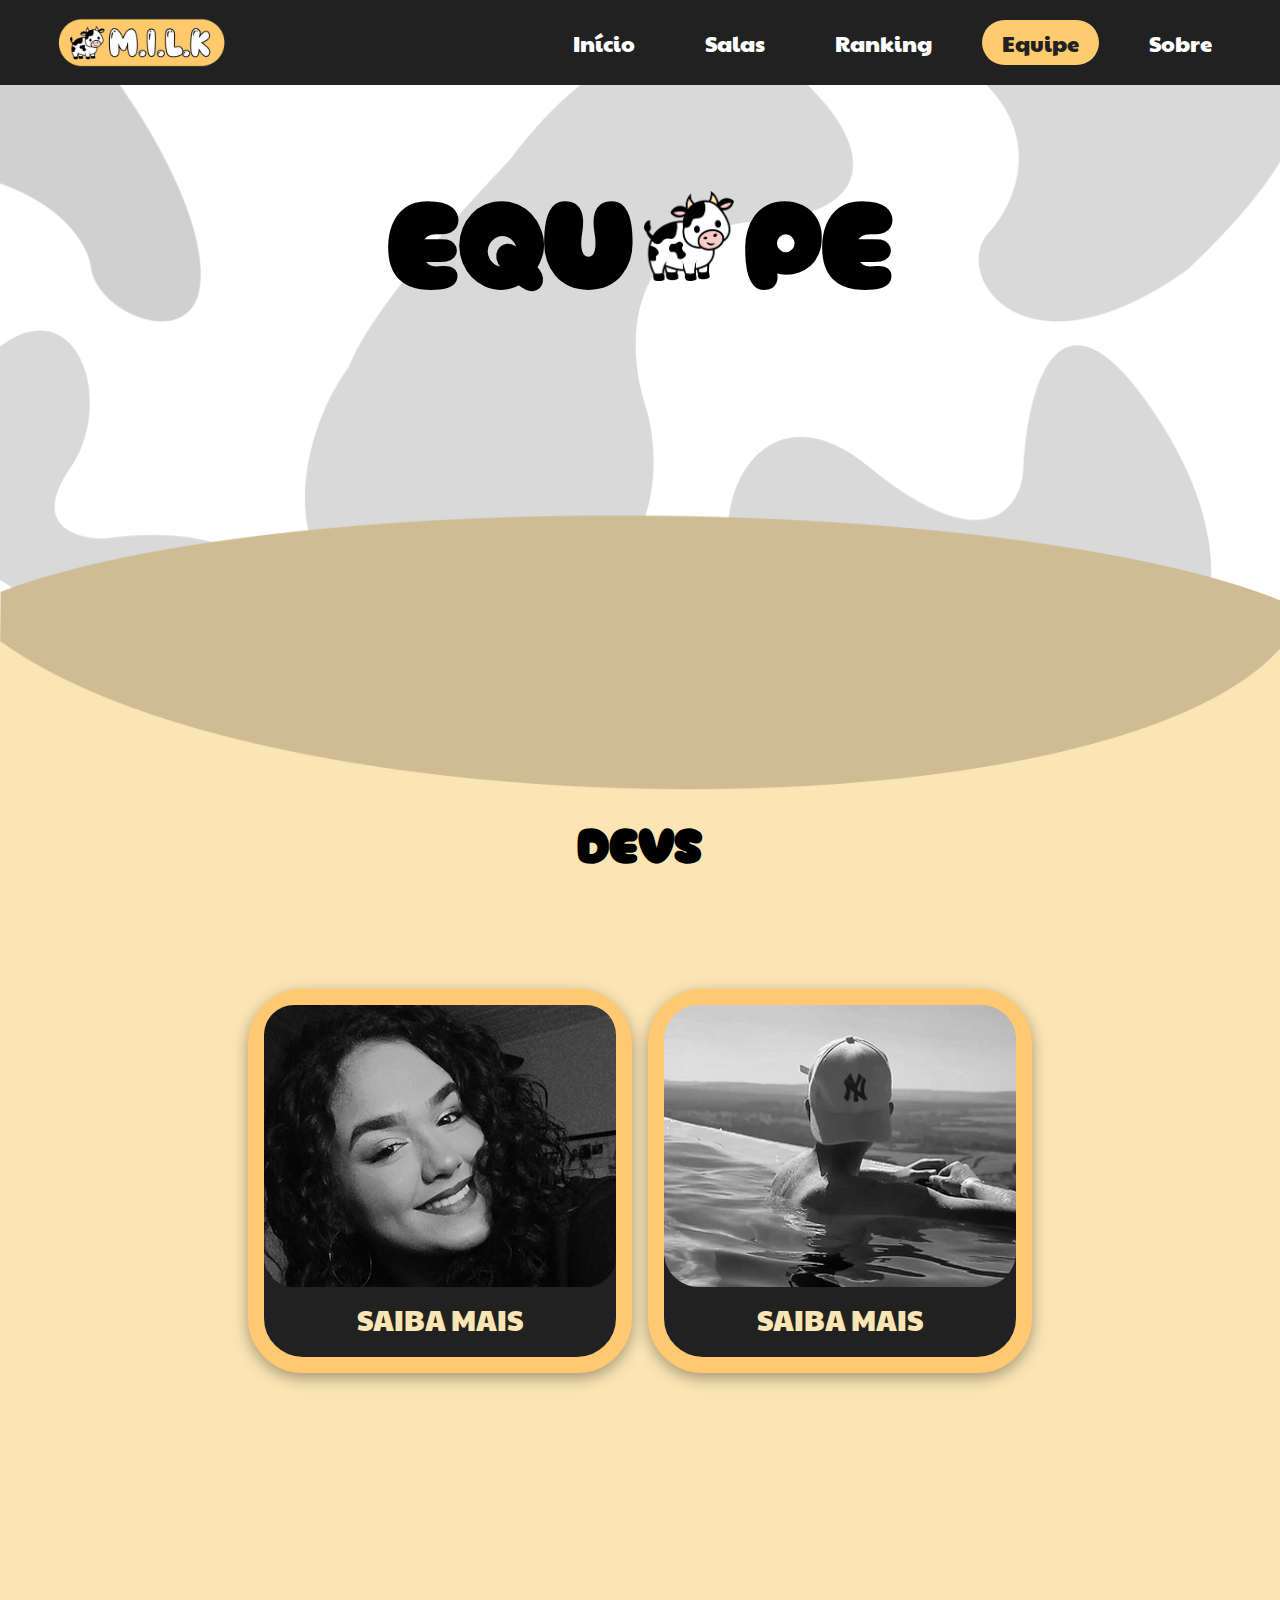
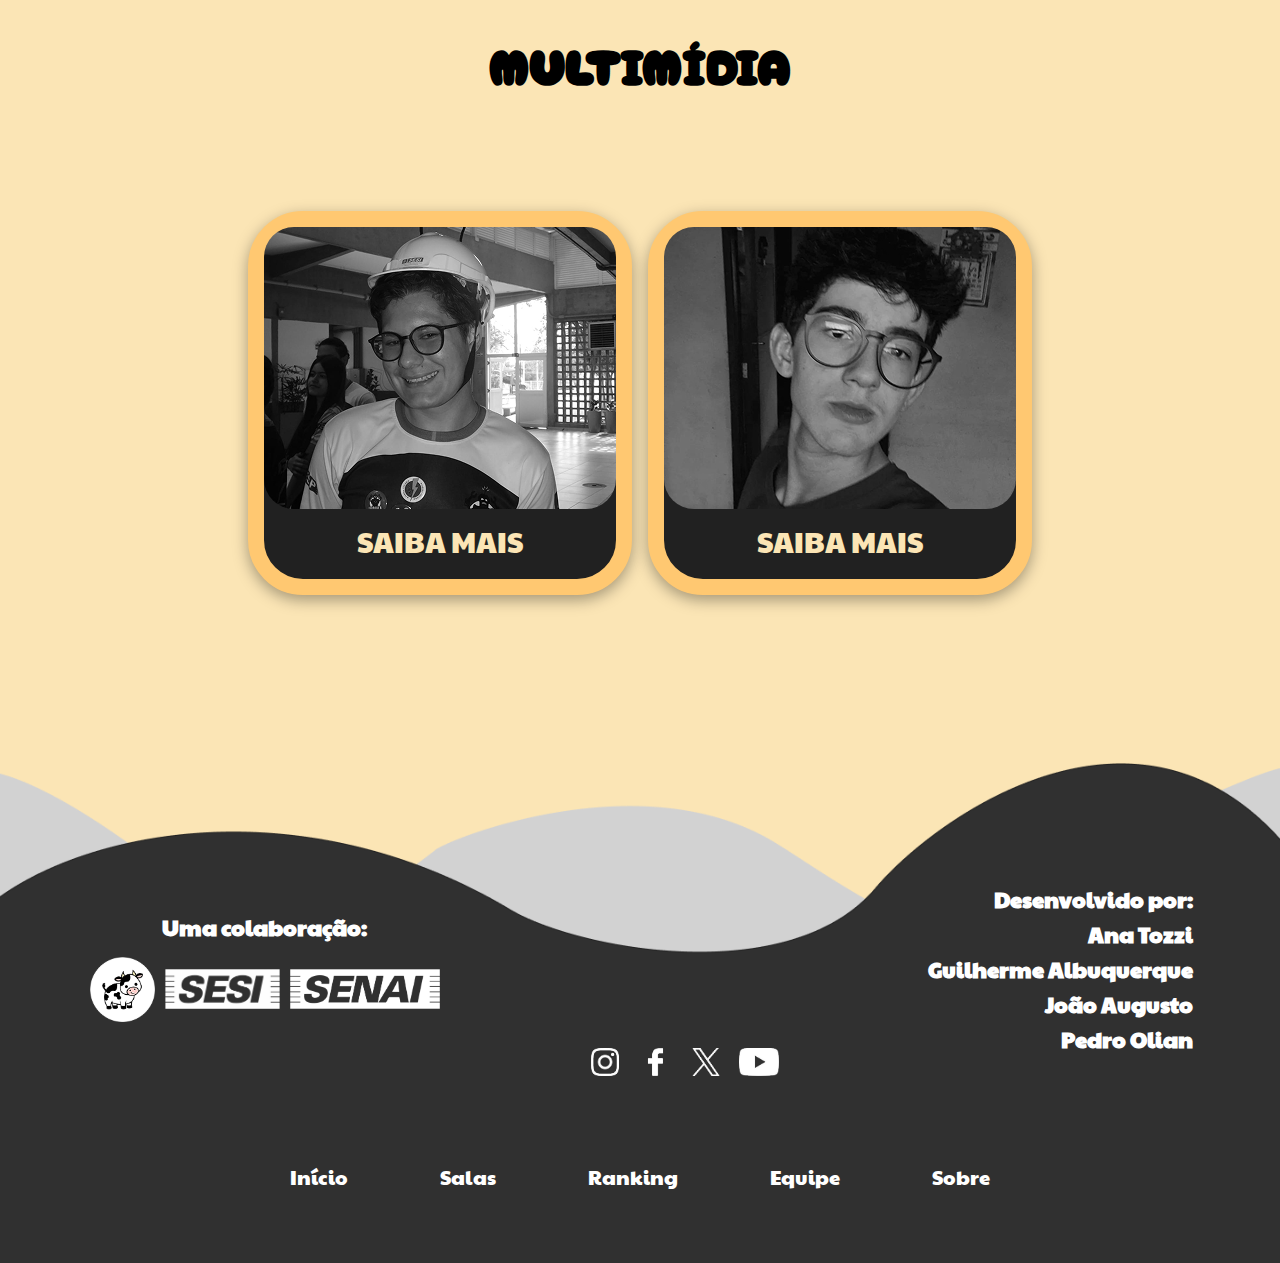
<file: pages/equipe.html>
<!DOCTYPE html>
<html lang="pt-br">

<head>
    <meta charset="UTF-8">
    <meta name="viewport" content="width=device-width, initial-scale=1.0">
    <title>M.I.L.K.</title>
    <link rel="icon" href="/imagens/vaca 1.png " type="image/png">
    <link rel="stylesheet" href="/css/header.css">
    <link rel="stylesheet" href="/css/equipe.css">
    <link rel="stylesheet" href="/css/footer.css">
    <link rel="preconnect" href="https://fonts.googleapis.com">
    <link rel="preconnect" href="https://fonts.gstatic.com" crossorigin>
    <link href="https://fonts.googleapis.com/css2?family=Paytone+One&display=swap" rel="stylesheet">

</head>

<body>


    <!------------------------------ COMEÇO HEADER ------------------------------>
    <header class="base-header">
        <div class="conteudo-header">
            <div class="conteudo-logo">
                <img src="/src/assets/logo.png" alt="Logo">
            </div>


            <button class="menu-toggle" id="menu-toggle" aria-label="Abrir menu">
                <span class="bar"></span>
                <span class="bar"></span>
                <span class="bar"></span>
            </button>

            <nav class="main-nav">
                <ul>
                    <li><a href="/pages/index.html" class="naoactive">Início</a></li>
                    <li><a href="/pages/salas.html" class="naoactive">Salas</a></li>
                    <li><a href="/pages/ranking.html" class="naoactive">Ranking</a></li>
                    <li><a href="/pages/equipe.html" class="active">Equipe</a></li>
                    <li><a href="/pages/sobre.html" class="naoactive">Sobre</a></li>
                </ul>
            </nav>
        </div>
    </header>



    <!------------------------------ FIM HEADER ------------------------------>




    <!------------------------------ COMEÇO MAIN ------------------------------>
    <main>

    </main>


    <!------------------------------ FIM MAIN ------------------------------>


    <script src="/javascript/header.js"></script>

    <!------------------------------ INICIO ranking ------------------------------>
    <div class="geralBody">
        <section id="topo" class="topo">
            <h1 id="rankingTitulo">EQU<img src="/imagens/vaca 1.png" alt="">PE</h1>
        </section>

        <div class="geralMembros">

            <div class="cartaz">
                <h1>SOBRE A EQUIPE</h1>
                <p>O grupo é formado por: Ana Tozzi, Guilherme Albuquerque, João Augusto, Pedro Olian. Todos eles são
                    alunos do SENAI, e cursam multimídia e desenvolvimento de sistemas. Juntos, eles desenvolveram o
                    site de forma autônoma e criativa, aplicando todos os conhecimentos adquiridos até o momento.</p>

            </div>

            <div class="buraco"></div>

            <div class="bigColuna">


                    <H6>DEVS</H6>
                <div class="membros2">


                    <div class="membro1" id="banner1">
                        <img src="/imagens/anacerto.png" alt="">
                        <div class="sm">SAIBA MAIS</div>
                        <div class="hover-content">
                            <div class="nome">ANA TOZZI</div>
                            <p>Aluna do curso de DEVS do SENAI, tem 17 anos e nasceu e cresceu na cidade
                                de Jaboticabal. Adora o curso de DEVS e é apaixonado por codificação front-end
                            </p>
                        </div>
                    </div>

                    <div class="membro3" id="banner2">
                        <img src="/imagens/gui.png" alt="">
                        <div class="sm">SAIBA MAIS</div>
                        <div class="hover-content">
                            <div class="nome">GUILHERME</div>
                            <p>Aluno do curso de DEVS do SENAI, tem 17 anos e nasceu e cresceu na cidade de São
                                Paulo.
                                Adora o curso de DEVS e é apaixonado por programação back-end</p>
                        </div>
                    </div>
                </div>

                  <h6>MULTIMÍDIA</h6>

                <div class="membros3">

                    <div class="membro4" id="banner3">
                        <img src="/imagens/joaocerto.png" alt="">
                        <div class="sm">SAIBA MAIS</div>
                        <div class="hover-content">
                            <div class="nome">JOÃO AUGUSTO</div>
                            <p>Aluno do curso de multimídia do SENAI, tem 16 anos e nasceu e cresceu na cidade
                                de
                                Jaboticabal. Adora o curso de multimídia e é apaixonado por design e criações
                            </p>
                        </div>
                    </div>

                    <div class="membro5" id="banner4">
                        <img src="/imagens/pedrocerto.png" alt="">
                        <div class="sm">SAIBA MAIS</div>
                        <div class="hover-content">
                            <div class="nome">PEDRO OLIAN</div>
                            <p>Aluno do curso de multimídia do SENAI, tem 16 anos e nasceu e cresceu na cidade
                                de
                                Jaboticabal. Adora o curso de multimídia e é apaixonado por ilustração e arte
                            </p>
                        </div>
                    </div>
                </div>


            </div>
        </div>

    </div>

    <script src="/javascript/ranking.js"></script>


    <!------------------------------ FIM ranking ------------------------------>

    <!------------------------------ INICIO FOOTER ------------------------------>

    <footer>



        <div class=" geral">
            <div class="infos">

                <div class="colabs">
                    <h3>Uma colaboração:</h3>
                    <div class="imgfooter">
                        <img class="vaca" src="/imagens/mono 1.png" alt="">
                        <img src="/imagens/sesibranco.png" alt="">
                        <img src="/imagens/senaibranco.png" alt="">
                    </div>
                </div>
                <div class="redes">
                    <a
                        href="https://www.instagram.com/sesisp?utm_source=ig_web_button_share_sheet&igsh=MWIyNndodWRqZTFqcA=="><img
                            src="/imagens/instagram (1) 1.png" alt=""></a>
                    <a href="https://www.facebook.com/share/18jBaEoRLJ/"><img src="/imagens/facebook (2) 1.png"
                            alt=""></a>
                    <a href="https://x.com/SesiSaoPaulo?t=oloz2CT8xgSEkSCf2C-Elg&s=09"><img src="/imagens/twitter 1.png"
                            alt=""></a>
                    <a href="www.youtube.com/c/SesiSãoPauloOficial"><img src="/imagens/youtube 1.png" alt=""></a>
                </div>
                <div class="membros">
                    <h3>Desenvolvido por:</h3>
                    <h3>Ana Tozzi</h3>
                    <h3>Guilherme Albuquerque</h3>
                    <h3>João Augusto</h3>
                    <h3>Pedro Olian</h3>
                </div>

            </div>


            <nav class="baixo">
                <a href="/pages/index.html">
                    <div class="bx">Início</div>
                </a>
                <a href="/pages/salas.html">
                    <div class="bx">Salas</div>
                </a>
                <a href="/pages/ranking.html">
                    <div class="bx">Ranking</div>
                </a>
                <a href="/pages/equipe.html">
                    <div class="bx">Equipe</div>
                </a>
                <a href="/pages/sobre.html">
                    <div class="bx">Sobre</div>
                </a>
            </nav>
        </div>

        </div>

    </footer>
    <!------------------------------ FIM FOOTER ------------------------------>
</body>

</html>
</file>
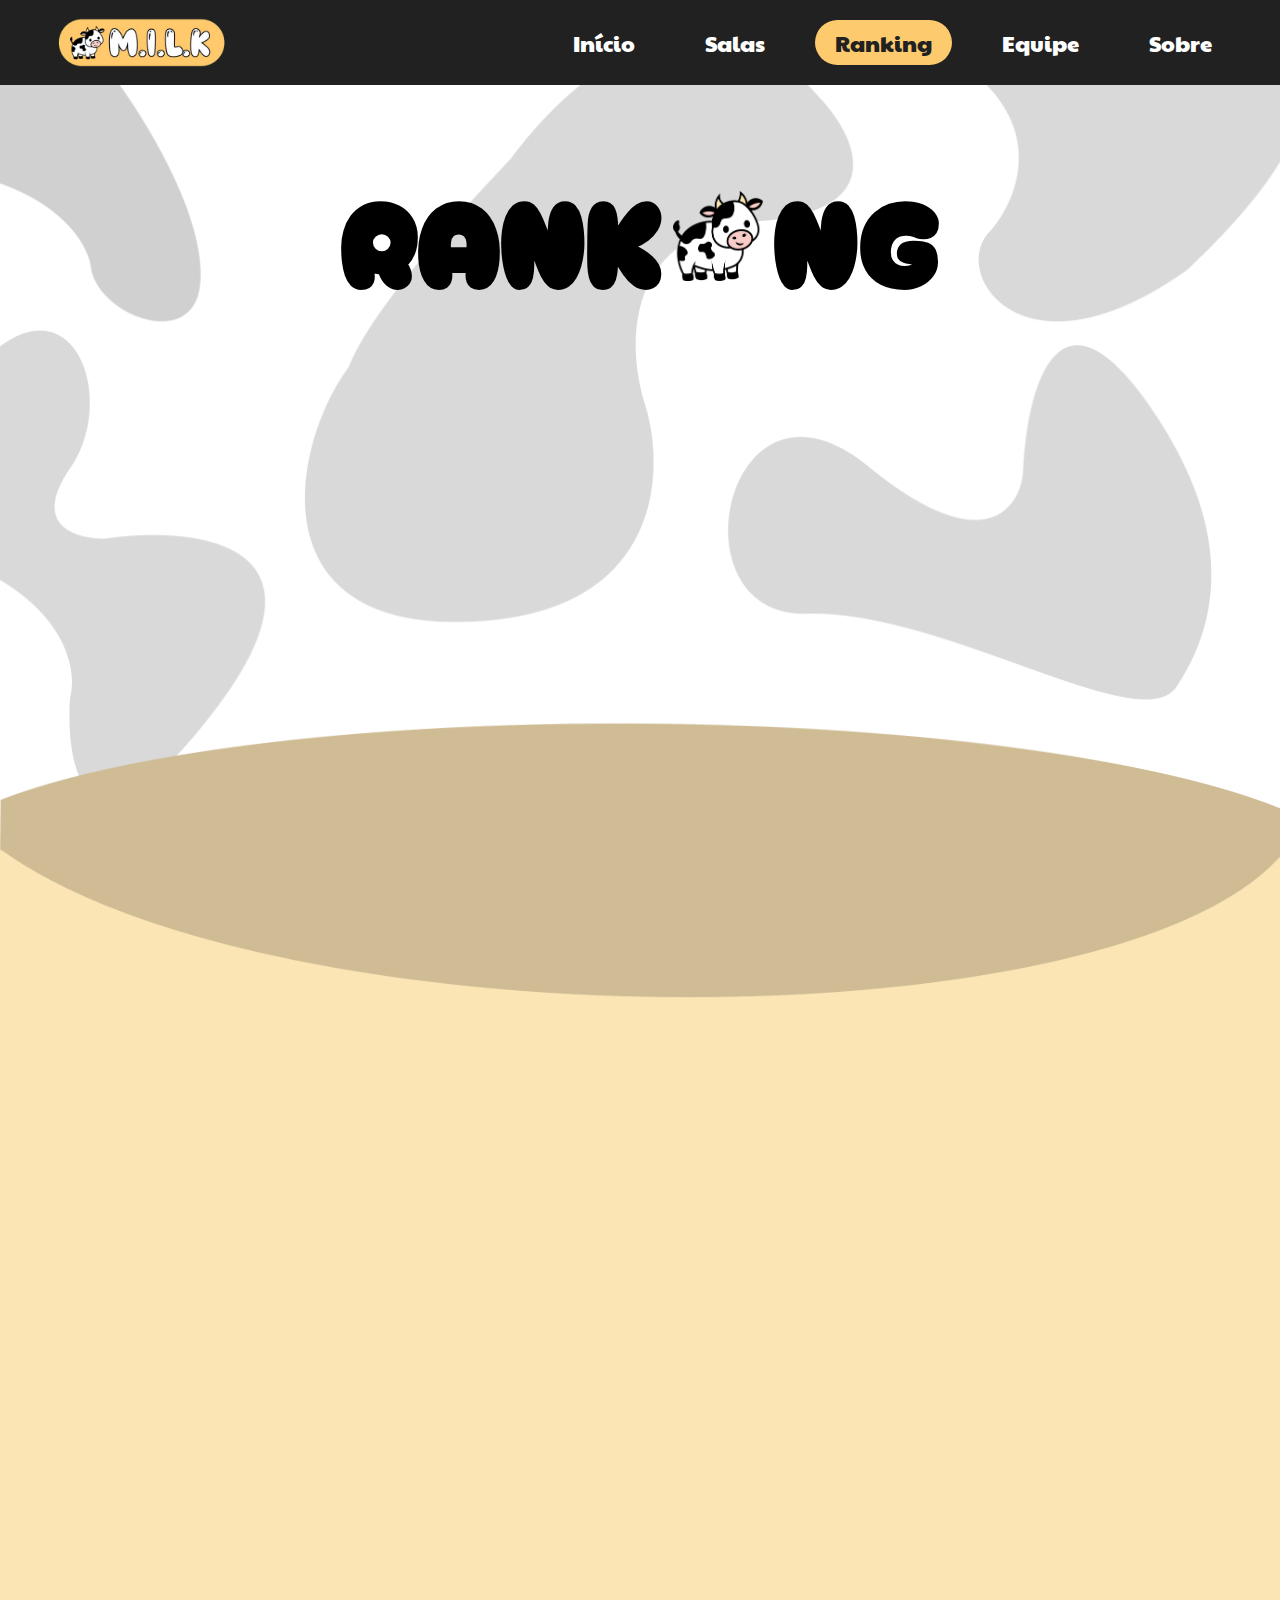
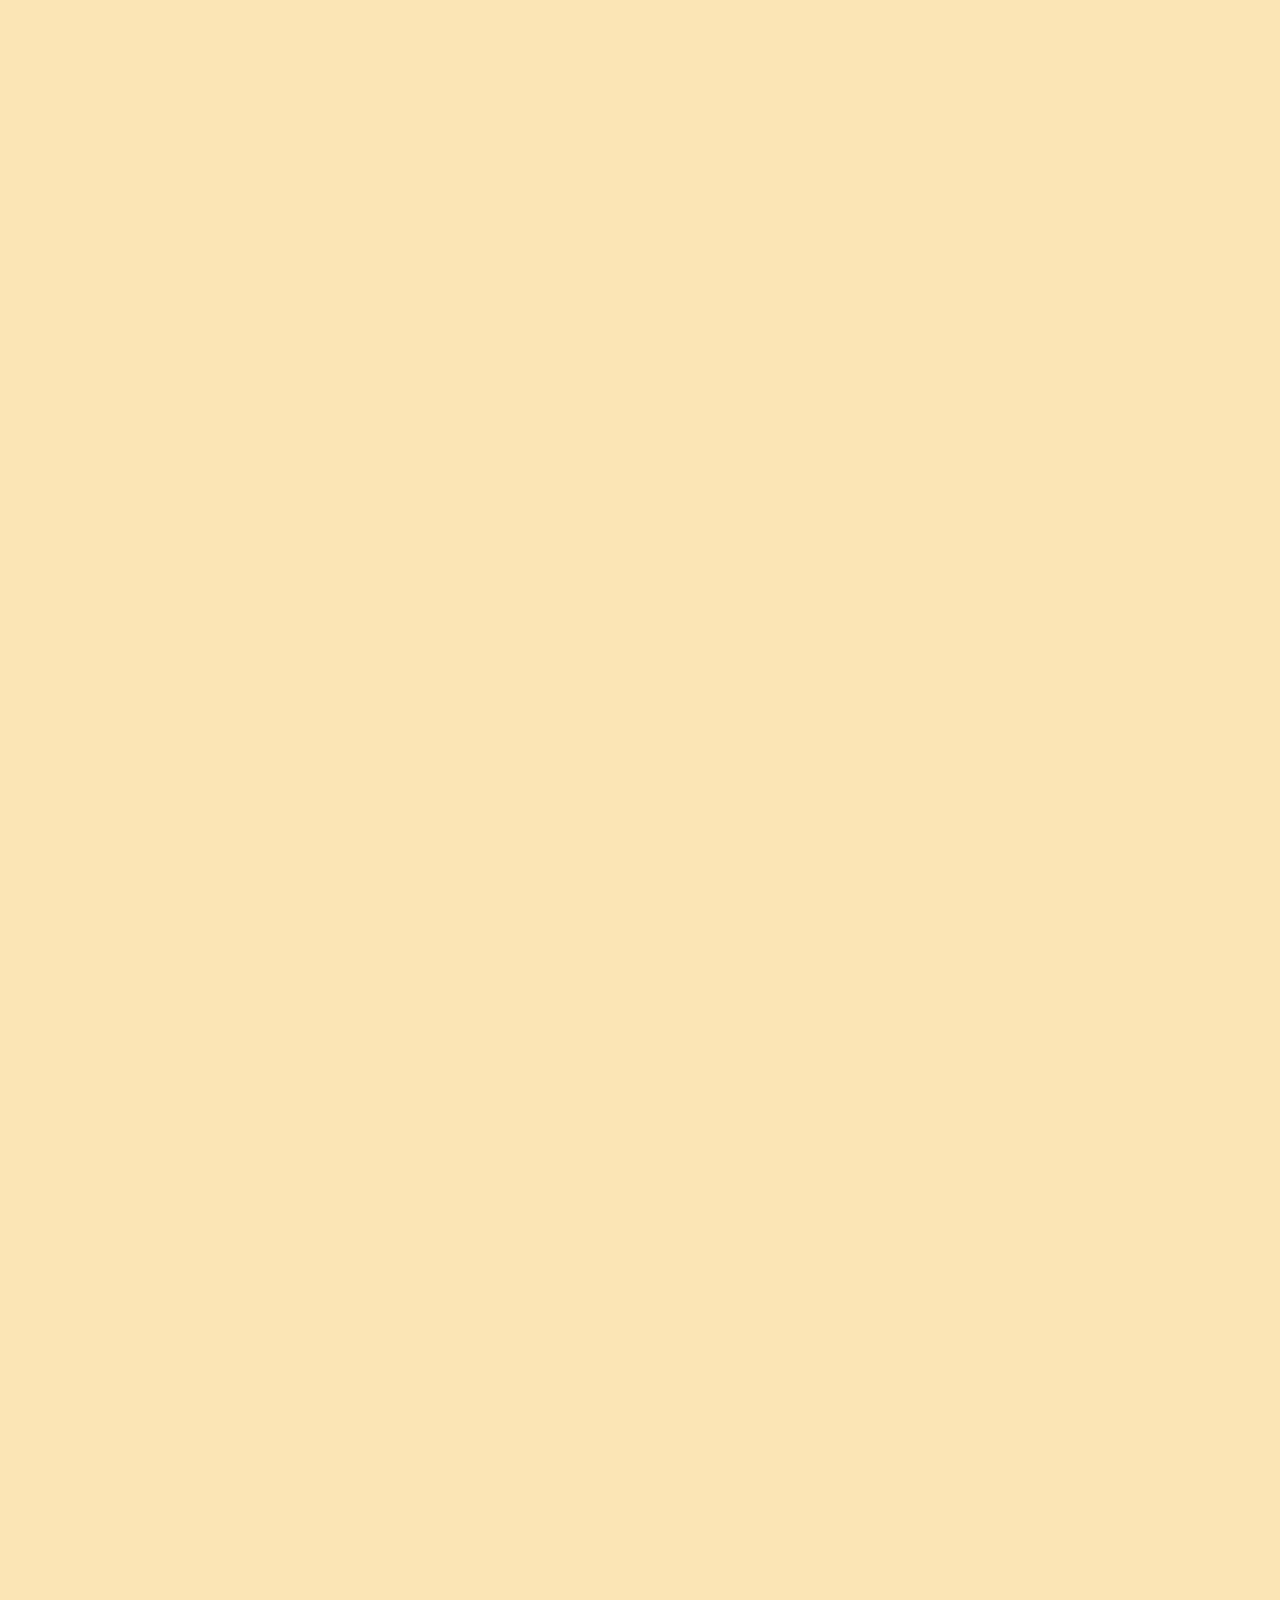
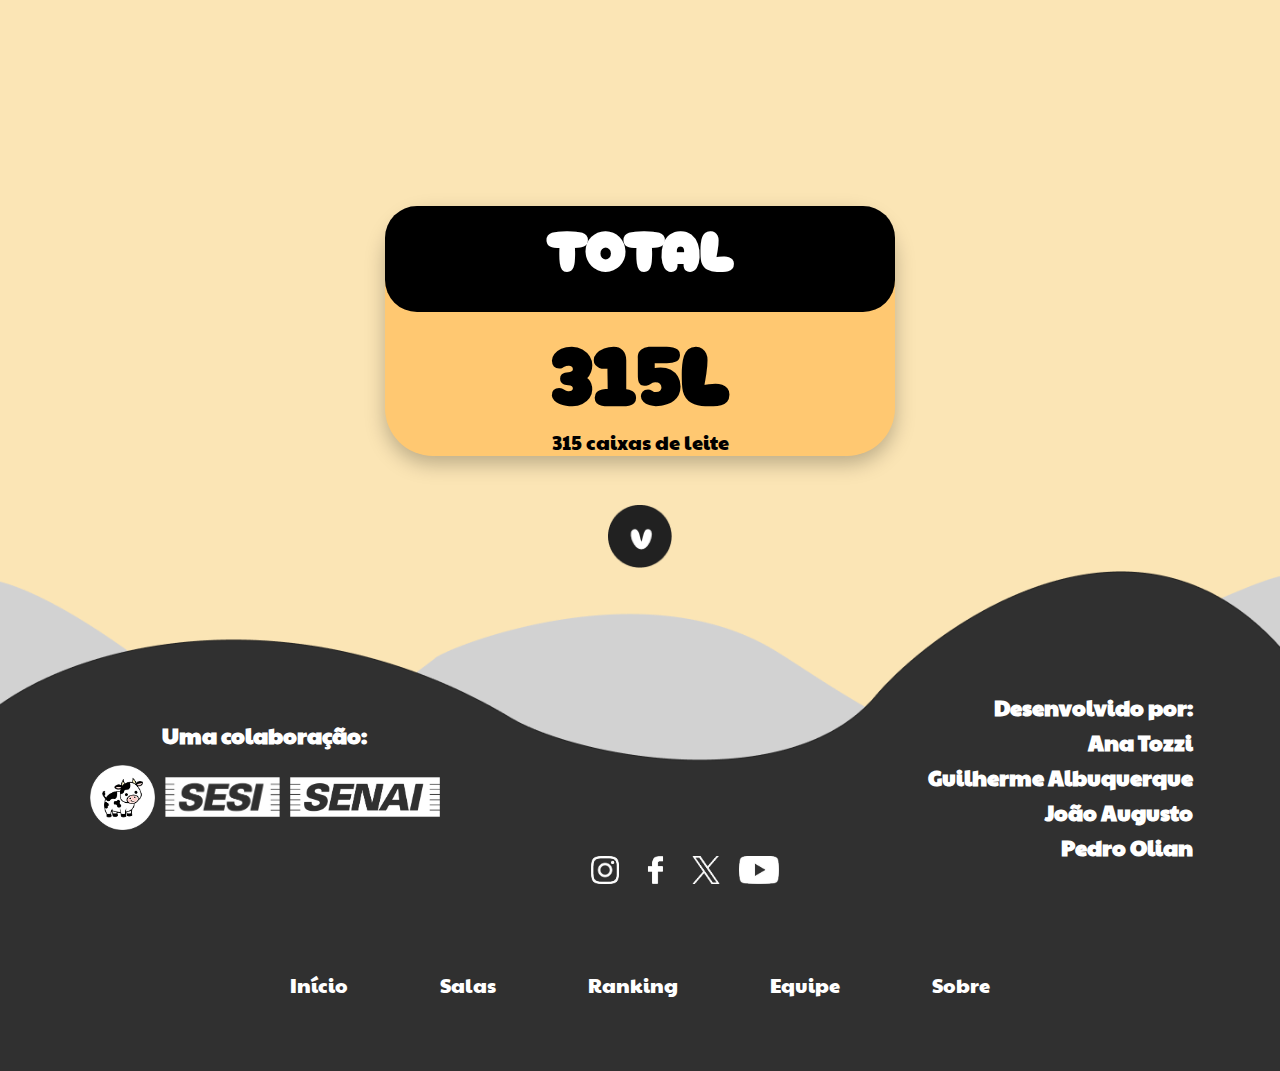
<file: pages/ranking.html>
<!DOCTYPE html>
<html lang="pt-br">

<head>
    <meta charset="UTF-8">
    <meta name="viewport" content="width=device-width, initial-scale=1.0">
    <title>M.I.L.K.</title>
    <link rel="icon" href="/imagens/vaca 1.png " type="image/png">
    <link rel="stylesheet" href="/css/header.css">
    <link rel="stylesheet" href="/css/ranking.css">
    <link rel="stylesheet" href="/css/footer.css">
    <link rel="preconnect" href="https://fonts.googleapis.com">
    <link rel="preconnect" href="https://fonts.gstatic.com" crossorigin>
    <link href="https://fonts.googleapis.com/css2?family=Paytone+One&display=swap" rel="stylesheet">

</head>

<body>


<!------------------------------ COMEÇO HEADER ------------------------------>

        <section id="topo">
        <header class="base-header">
            <div class="conteudo-header">
                <div class="conteudo-logo">
                    <img src="/src/assets/logo.png" alt="Logo">
                </div>


                <button class="menu-toggle" id="menu-toggle" aria-label="Abrir menu">
                    <span class="bar"></span>
                    <span class="bar"></span>
                    <span class="bar"></span>
                </button>

                <nav class="main-nav">
                    <ul>
                        <li><a href="/pages/index.html" class="naoactive">Início</a></li>
                        <li><a href="/pages/salas.html" class="naoactive">Salas</a></li>
                        <li><a href="/pages/ranking.html" class="active">Ranking</a></li>
                        <li><a href="/pages/equipe.html" class="naoactive">Equipe</a></li>
                        <li><a href="/pages/sobre.html" class="naoactive">Sobre</a></li>
                    </ul>
                </nav>
            </div>
        </header>
    </section>


    <script src="/javascript/header.js"></script>

    <!------------------------------ INICIO ranking ------------------------------>
    <div class="geralBody">
        <section class="topo">
            <h1 id="rankingTitulo">RANK<img src="/imagens/vaca 1.png" alt="">NG</h1>
        </section>

        <div class="ranking">

            <div class="colunas">

                <div class="coluna2">
                    <div class="posicao">2</div>
                    <div class="coluna">
                        <div class="turma">3º A</div>
                        <div class="ensino">Ensino médio</div>
                        <div class="litros">70L</div>
                    </div>
                </div>

                <div class="coluna1">
                    <div class="posicao">1</div>
                    <div class="coluna">
                        <div class="turma">3º B</div>
                        <div class="ensino">Ensino médio</div>
                        <div class="litros">76L</div>
                    </div>
                </div>

                <div class="coluna3">
                    <div class="posicao">3</div>
                    <div class="coluna">
                        <div class="turma">2º B</div>
                        <div class="ensino">Ensino médio</div>
                        <div class="litros">64L</div>
                    </div>
                </div>

            </div>

            <div class="buraco"></div>

            <div class="bigColuna">
                <div class="classificacoes">
                    <div class="classificacao">
                        <div class="posi">4</div>
                        <div class="li">50L</div>
                        <div class="ano">
                            <div class="classe">8º A</div>
                            <div class="etapa">Fundamental 2</div>
                        </div>
                    </div>
                    <div class="classificacao">
                        <div class="posi">5</div>
                        <div class="li">40L</div>
                        <div class="ano">
                            <div class="classe">1º A</div>
                            <div class="etapa">Ensino médio</div>
                        </div>
                    </div>
                    <div class="classificacao">
                        <div class="posi">6</div>
                        <div class="li">40L</div>
                        <div class="ano">
                            <div class="classe">5º B</div>
                            <div class="etapa">Fundamental 1</div>
                        </div>
                    </div>
                    <div class="classificacao">
                        <div class="posi">7</div>
                        <div class="li">30L</div>
                        <div class="ano">
                            <div class="classe">7º B</div>
                            <div class="etapa">Fundamental 2</div>
                        </div>
                    </div>
                    <div class="classificacao">
                        <div class="posi">8</div>
                        <div class="li">30L</div>
                        <div class="ano">
                            <div class="classe">3º B</div>
                            <div class="etapa">Fundamental 1</div>
                        </div>
                    </div>
                    <div class="classificacao">
                        <div class="posi">9</div>
                        <div class="li">30L</div>
                        <div class="ano">
                            <div class="classe">1º A</div>
                            <div class="etapa">Fundamental 1</div>
                        </div>
                    </div>
                    <div class="classificacao">
                        <div class="posi">10</div>
                        <div class="li">26L</div>
                        <div class="ano">
                            <div class="classe">4º A</div>
                            <div class="etapa">Fundamental 1</div>
                        </div>
                    </div>
                    <div class="classificacao">
                        <div class="posi">11</div>
                        <div class="li">20L</div>
                        <div class="ano">
                            <div class="classe">1º B</div>
                            <div class="etapa">Ensino médio</div>
                        </div>
                    </div>
                    <div class="classificacao">
                        <div class="posi">12</div>
                        <div class="li">20L</div>
                        <div class="ano">
                            <div class="classe">9º B</div>
                            <div class="etapa">Fundamental 2</div>
                        </div>
                    </div>
                    <div class="classificacao">
                        <div class="posi">13</div>
                        <div class="li">20L</div>
                        <div class="ano">
                            <div class="classe">6º A</div>
                            <div class="etapa">Fundamental 2</div>
                        </div>
                    </div>
                    <div class="classificacao">
                        <div class="posi">14</div>
                        <div class="li">20L</div>
                        <div class="ano">
                            <div class="classe">2º A</div>
                            <div class="etapa">Fundamental 1</div>
                        </div>
                    </div>
                    <div class="classificacao">
                        <div class="posi">15</div>
                        <div class="li">18L</div>
                        <div class="ano">
                            <div class="classe">3º A</div>
                            <div class="etapa">Fundamental 1</div>
                        </div>
                    </div>
                    <div class="classificacao">
                        <div class="posi">16</div>
                        <div class="li">16L</div>
                        <div class="ano">
                            <div class="classe">2º A</div>
                            <div class="etapa">Ensino médio</div>
                        </div>
                    </div>
                    <div class="classificacao">
                        <div class="posi">17</div>
                        <div class="li">16L</div>
                        <div class="ano">
                            <div class="classe">8º B</div>
                            <div class="etapa">Fundamental 2</div>
                        </div>
                    </div>
                    <div class="classificacao">
                        <div class="posi">18</div>
                        <div class="li">10L</div>
                        <div class="ano">
                            <div class="classe">7º A</div>
                            <div class="etapa">Fundamental 2</div>
                        </div>
                    </div>
                    <div class="classificacao">
                        <div class="posi">19</div>
                        <div class="li">10L</div>
                        <div class="ano">
                            <div class="classe">2º B</div>
                            <div class="etapa">Fundamental 1</div>
                        </div>
                    </div>
                    <div class="classificacao">
                        <div class="posi">20</div>
                        <div class="li">10L</div>
                        <div class="ano">
                            <div class="classe">1º B</div>
                            <div class="etapa">Fundamental 1</div>
                        </div>
                    </div>
                    <div class="classificacao">
                        <div class="posi">21</div>
                        <div class="li">06L</div>
                        <div class="ano">
                            <div class="classe">6º B</div>
                            <div class="etapa">Fundamental 2</div>
                        </div>
                    </div>
                    <div class="classificacao">
                        <div class="posi">22</div>
                        <div class="li">04L</div>
                        <div class="ano">
                            <div class="classe">9º A</div>
                            <div class="etapa">Fundamental 2</div>
                        </div>
                    </div>
                    <div class="classificacao">
                        <div class="posi">23</div>
                        <div class="li">04L</div>
                        <div class="ano">
                            <div class="classe">4º B</div>
                            <div class="etapa">Fundamental 1</div>
                        </div>
                    </div>
                    <div class="classificacao">
                        <div class="posi">24</div>
                        <div class="li">02L</div>
                        <div class="ano">
                            <div class="classe">5º A</div>
                            <div class="etapa">Fundamental 1</div>
                        </div>
                    </div>
                </div>

                <div class="total">
                    <div class="ttl">
                        <h1>TOTAL</h1>
                    </div>
                    <h1>315L</h1>
                    <p>315 caixas de leite</p>
                </div>

                <a href="#topo"><button type="button"> <img class="botaoo" src="/imagens/Group 20.png"></button></a>
            </div>

        </div>

        <script src="/javascript/ranking.js"></script>


        <!------------------------------ FIM ranking ------------------------------>

        <!------------------------------ INICIO FOOTER ------------------------------>

        <footer>



            <div class=" geral">
                <div class="infos">

                    <div class="colabs">
                        <h3>Uma colaboração:</h3>
                        <div class="imgfooter">
                            <img class="vaca" src="/imagens/mono 1.png" alt="">
                            <img src="/imagens/sesibranco.png" alt="">
                            <img src="/imagens/senaibranco.png" alt="">
                        </div>
                    </div>
                    <div class="redes">
                        <a
                            href="https://www.instagram.com/sesisp?utm_source=ig_web_button_share_sheet&igsh=MWIyNndodWRqZTFqcA=="><img
                                src="/imagens/instagram (1) 1.png" alt=""></a>
                        <a href="https://www.facebook.com/share/18jBaEoRLJ/"><img src="/imagens/facebook (2) 1.png"
                                alt=""></a>
                        <a href="https://x.com/SesiSaoPaulo?t=oloz2CT8xgSEkSCf2C-Elg&s=09"><img
                                src="/imagens/twitter 1.png" alt=""></a>
                        <a href="www.youtube.com/c/SesiSãoPauloOficial"><img src="/imagens/youtube 1.png" alt=""></a>
                    </div>
                    <div class="membros">
                        <h3>Desenvolvido por:</h3>
                        <h3>Ana Tozzi</h3>
                        <h3>Guilherme Albuquerque</h3>
                        <h3>João Augusto</h3>
                        <h3>Pedro Olian</h3>
                    </div>

                </div>


                <nav class="baixo">
                    <a href="/pages/index.html">
                        <div class="bx">Início</div>
                    </a>
                    <a href="/pages/salas.html">
                        <div class="bx">Salas</div>
                    </a>
                    <a href="/pages/ranking.html">
                        <div class="bx">Ranking</div>
                    </a>
                    <a href="/pages/equipe.html">
                        <div class="bx">Equipe</div>
                    </a>
                    <a href="/pages/sobre.html">
                        <div class="bx">Sobre</div>
                    </a>
                </nav>
            </div>

    </div>

    </footer>
    <!------------------------------ FIM FOOTER ------------------------------>
</body>

</html>
</file>
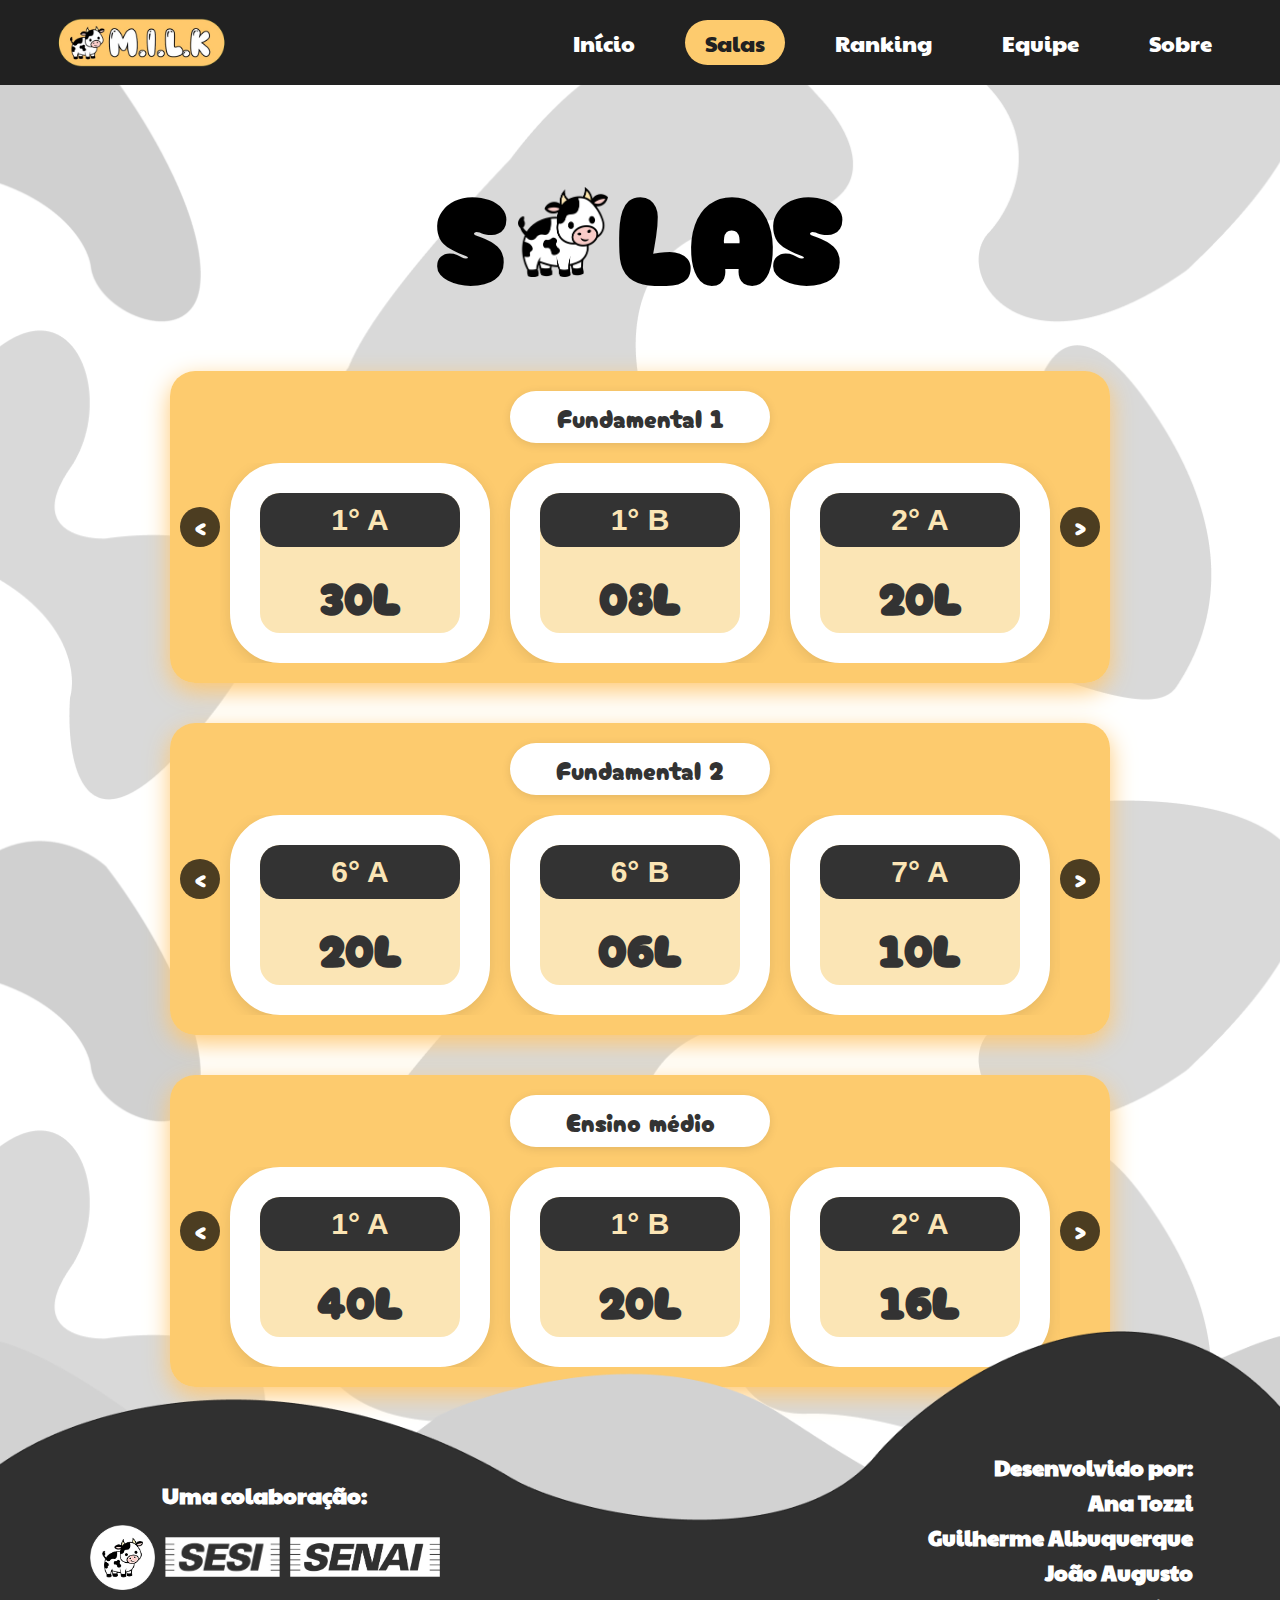
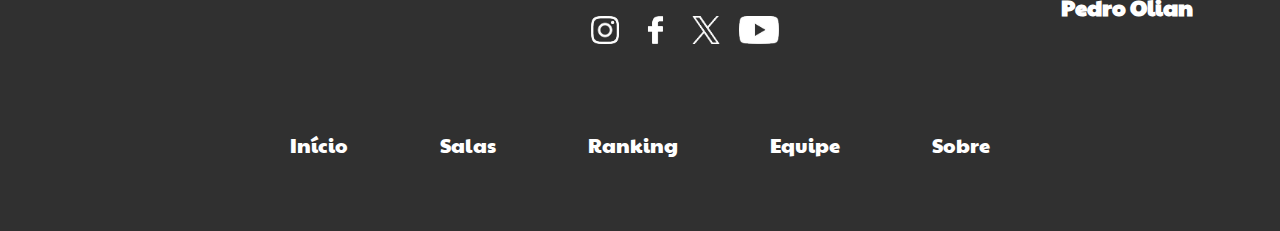
<file: pages/salas.html>
<!DOCTYPE html>
<html lang="pt-br">

<head>
    <meta charset="UTF-8">
    <meta name="viewport" content="width=device-width, initial-scale=1.0">
    <title>M.I.L.K.</title>
    <link rel="icon" href="/imagens/vaca 1.png " type="image/png">
    <link rel="stylesheet" href="/css/header.css">
    <link rel="stylesheet" href="/css/salas.css">
    <link rel="stylesheet" href="/css/footer.css">
    <link rel="preconnect" href="https://fonts.googleapis.com">
    <link rel="preconnect" href="https://fonts.gstatic.com" crossorigin>
    <link href="https://fonts.googleapis.com/css2?family=Paytone+One&display=swap" rel="stylesheet">
</head>

<body>

    <!------------------------------ COMEÇO HEADER ------------------------------>

    <header class="base-header">
        <div class="conteudo-header">
            <div class="conteudo-logo">
                <img src="/src/assets/logo.png" alt="Logo">
            </div>

            <button class="menu-toggle" id="menu-toggle" aria-label="Abrir menu">
                <span class="bar"></span>
                <span class="bar"></span>
                <span class="bar"></span>
            </button>

            <nav class="main-nav">
                <ul>
                    <li><a href="/pages/index.html" class="naoactive">Início</a></li>
                    <li><a href="/pages/salas.html" class="active">Salas</a></li>
                    <li><a href="/pages/ranking.html" class="naoactive">Ranking</a></li>
                    <li><a href="/pages/equipe.html" class="naoactive">Equipe</a></li>
                    <li><a href="/pages/sobre.html" class="naoactive">Sobre</a></li>
                </ul>
            </nav>
        </div>
    </header>

    <!------------------------------ FIM HEADER ------------------------------>

    <!------------------------------ COMEÇO MAIN ------------------------------>

    <main>

        <section class="topo">
            <h1 class="animar-ao-ver" id="rankingTitulo">S<img src="/imagens/vaca 1.png" alt>LAS</h1>
        </section>

        <div class="category-container">
            <div class="category-title">Fundamental 1</div>
            <button class="nav-button prev" onclick="navegar('fundamental1', 'prev')">&lt;</button>
            <div class="rooms-container">
                <div class="rooms-slider" id="fundamental1-slider">
                    <div class="room-card ">
                        <div class="room-grade">1° A</div>
                        <div class="donation-amount">30L</div>

                    </div>
                    <div class="room-card">
                        <div class="room-grade">1° B</div>
                        <div class="donation-amount">08L</div>

                    </div>
                    <div class="room-card">
                        <div class="room-grade">2° A</div>
                        <div class="donation-amount">20L</div>

                    </div>
                    <div class="room-card">
                        <div class="room-grade">2° B</div>
                        <div class="donation-amount">15L</div>

                    </div>
                    <div class="room-card">
                        <div class="room-grade">3° A</div>
                        <div class="donation-amount">25L</div>

                    </div>
                    <div class="room-card">
                        <div class="room-grade">3° B</div>
                        <div class="donation-amount">12L</div>

                    </div>
                </div>
            </div>
            <button class="nav-button next" onclick="navegar('fundamental1', 'next')">&gt;</button>
        </div>

        <div class="category-container">
            <button class="nav-button prev" onclick="navegar('fundamental2', 'prev')">&lt;</button>
            <div class="category-title">Fundamental 2</div>
            <div class="rooms-container">
                <div class="rooms-slider" id="fundamental2-slider">
                    <div class="room-card">
                        <div class="room-grade">6° A</div>
                        <div class="donation-amount">20L</div>

                    </div>
                    <div class="room-card">
                        <div class="room-grade">6° B</div>
                        <div class="donation-amount">06L</div>

                    </div>
                    <div class="room-card">
                        <div class="room-grade">7° A</div>
                        <div class="donation-amount">10L</div>

                    </div>
                    <div class="room-card">
                        <div class="room-grade">7° B</div>
                        <div class="donation-amount">18L</div>

                    </div>
                    <div class="room-card">
                        <div class="room-grade">8° A</div>
                        <div class="donation-amount">22L</div>

                    </div>
                    <div class="room-card">
                        <div class="room-grade">8° B</div>
                        <div class="donation-amount">14L</div>

                    </div>
                </div>
            </div>
            <button class="nav-button next" onclick="navegar('fundamental2', 'next')">&gt;</button>
        </div>

        <div class="category-container">
            <div class="category-title">Ensino médio</div>
            <button class="nav-button prev" onclick="navegar('medio', 'prev')">&lt;</button>
            <div class="rooms-container">
                <div class="rooms-slider" id="medio-slider">
                    <div class="room-card">
                        <div class="room-grade">1° A</div>
                        <div class="donation-amount">40L</div>

                    </div>
                    <div class="room-card">
                        <div class="room-grade">1° B</div>
                        <div class="donation-amount">20L</div>

                    </div>
                    <div class="room-card">
                        <div class="room-grade">2° A</div>
                        <div class="donation-amount">16L</div>

                    </div>
                    <div class="room-card">
                        <div class="room-grade">2° B</div>
                        <div class="donation-amount">35L</div>

                    </div>
                    <div class="room-card">
                        <div class="room-grade">3° A</div>
                        <div class="donation-amount">28L</div>

                    </div>
                    <div class="room-card">
                        <div class="room-grade">3° B</div>
                        <div class="donation-amount">32L</div>

                    </div>
                </div>
            </div>
            <button class="nav-button next" onclick="navegar('medio', 'next')">&gt;</button>
        </div>

    </main>



    <script>

        function navegar(categoria, direcao) {
            const trilho = document.getElementById(`${categoria}-slider`);
            const larguraCartao = trilho.querySelector('.room-card').offsetWidth + 20;
            const container = trilho.parentElement;


            let deslocamento = container.scrollLeft;

            if (direcao === "next") {
                deslocamento += larguraCartao;
            } else if (direcao === "prev") {
                deslocamento -= larguraCartao;
            }


            container.scrollTo({
                left: deslocamento,
                behavior: "smooth"
            });
        }
    </script>

    <!------------------------------ FIM MAIN ------------------------------>


    <!------------------------------ INICIO FOOTER ------------------------------>

    <footer>

        <div class="geral">
            <div class="infos">

                <div class="colabs">
                    <h3>Uma colaboração:</h3>
                    <div class="imgfooter">
                        <img class="vaca" src="/imagens/mono 1.png" alt>
                        <img src="/imagens/sesibranco.png" alt>
                        <img src="/imagens/senaibranco.png" alt>
                    </div>
                </div>
                <div class="redes">
                    <a
                        href="https://www.instagram.com/sesisp?utm_source=ig_web_button_share_sheet&igsh=MWIyNndodWRqZTFqcA=="><img
                            src="/imagens/instagram (1) 1.png" alt></a>
                    <a href="https://www.facebook.com/share/18jBaEoRLJ/"><img src="/imagens/facebook (2) 1.png" alt></a>
                    <a href="https://x.com/SesiSaoPaulo?t=oloz2CT8xgSEkSCf2C-Elg&s=09"><img src="/imagens/twitter 1.png"
                            alt></a>
                    <a href="www.youtube.com/c/SesiSãoPauloOficial"><img src="/imagens/youtube 1.png" alt></a>
                </div>
                <div class="membros">
                    <h3>Desenvolvido por:</h3>
                    <h3>Ana Tozzi</h3>
                    <h3>Guilherme Albuquerque</h3>
                    <h3>João Augusto</h3>
                    <h3>Pedro Olian</h3>
                </div>

            </div>

            <nav class="baixo">
                <a href="index.html">
                    <div class="bx">Início</div>
                </a>
                <a href="salas.html">
                    <div class="bx">Salas</div>
                </a>
                <a href="ranking.html">
                    <div class="bx">Ranking</div>
                </a>
                <a href="equipe.html">
                    <div class="bx">Equipe</div>
                </a>
                <a href="sobre.html">
                    <div class="bx">Sobre</div>
                </a>
            </nav>
        </div>

    </footer>
    <!------------------------------ FIM FOOTER ------------------------------>

    <script src="/javascript/header.js"></script>
</body>

</html>
</file>
<file: css/header.css>
@import url('https://fonts.googleapis.com/css2?family=Paytone+One&display=swap');

body {
    margin: 0;
    font-family: Arial, sans-serif;

}

.base-header {
    --espacamento-horizontal: 40px;
    background-color: #212121;
    padding: 10px var(--espacamento-horizontal);
    display: flex;
    justify-content: center;
    position: relative;
    z-index: 1000;
    
}

.conteudo-header {
    width: 100%;
    max-width: 1200px;
    display: flex;
    justify-content: space-between;
    align-items: center;
    padding: 8px;
    
}

.conteudo-logo {
    display: flex;
    align-items: center;
}

.conteudo-logo img {
    width: 180px;
    height: auto;
}

.main-nav ul {
    margin: 0;
    padding: 0;
    list-style: none;
    display: flex;
    align-items: center;
}

.main-nav li {
    margin-left: 30px;
}

.main-nav a {
    text-decoration: none;
    color: white;
    font-size: 1.4rem;
    font-family: "Paytone One", sans-serif;
    font-weight: 400;
    font-style: normal;
    padding: 7px 20px;
    border-radius: 25px;
    transition: background-color 0.3s ease, color 0.3s ease;
}

.main-nav a.active {
    background-color: #FDCB6E;
    color: #212121;
}

.naoactive:hover {
    color: #FDCB6E;
}


.menu-toggle {
    display: none;
}

@media (max-width: 1000px) {
    .menu-toggle {
        display: flex;
        flex-direction: column;
        justify-content: space-around;
        width: 30px;
        height: 25px;
        background: transparent;
        border: none;
        cursor: pointer;
        padding: 0;
        z-index: 1001;
    }

    .menu-toggle .bar {
        width: 30px;
        height: 3px;
        background-color: white;
        border-radius: 10px;
        transition: all 0.3s ease-in-out;
    }

    .menu-toggle.active .bar:nth-child(1) {
        transform: rotate(45deg) translate(6px, 7px);
    }

    .menu-toggle.active .bar:nth-child(2) {
        opacity: 0;
    }

    .menu-toggle.active .bar:nth-child(3) {
        transform: rotate(-45deg) translate(6px, -7px);
    }

    .main-nav {
        position: fixed;
        top: 0;
        right: 0;
        width: 70%;
        max-width: 300px;
        height: 100vh;
        background-color: #212121;


        transform: translateX(100%);
        transition: transform 0.4s ease-in-out;

        display: flex;
        justify-content: center;
        align-items: center;
    }

    .main-nav.active {
        transform: translateX(0);
    }

    .main-nav ul {
        flex-direction: column;
        gap: 25px;
        width: 100%;
        text-align: center;
    }

    .main-nav li {
        margin: 0;
    }
}
</file>
<file: css/equipe.css>
@import url('https://fonts.googleapis.com/css2?family=Cherry+Bomb+One&display=swap');
@import url('https://fonts.googleapis.com/css2?family=Paytone+One&display=swap');

* {
    margin: 0;
    padding: 0;
    scroll-behavior: smooth;
}

body {
    background: url(/imagens/BANNER.png);
    width: 100%;
    height: 800px;
    background-size: cover;
    background-position: top;
    background-repeat: repeat;
    z-index: 1;
    align-items: center;
    justify-content: center;
}

.geralBody {
    display: flex;
    flex-direction: column;
    align-items: center;
    justify-content: center;


    @media (max-width: 1200px) {


        .membros2,
        .membros3 {
            gap: 3rem;
        }

        .cartaz {
            width: 50rem;
            height: 28rem;
            margin-bottom: -23rem;
            padding: 2rem;
        }

        .cartaz p {
            font-size: 22px;
            line-height: 1.4;
        }

        .bigColuna {
            height: 1800px;
            gap: 3rem;
        }

        .devs,
        .mm {
            width: 80%;
        }

        .sm {
            font-size: 1.6rem;
            margin-top: 10px;
        }

        .membro1,
        .membro3,
        .membro4,
        .membro5 {
            margin-bottom: 9rem;
            border-width: 0.8rem;
            border-radius: 45px;
            height: 320px;
        }

        .membro1 img,
        .membro3 img,
        .membro4 img,
        .membro5 img {
            border-radius: 25px;
            max-width: 100%;
            height: auto;

            .hover-content {
                width: 50%;
            }
        }

        .nome {
            font-size: 1.5rem;
            border-radius: 60px;
            padding: 6px 10px;
            margin-bottom: 0.7rem;
        }

        .hover-content p {
            font-size: 16px;
            line-height: 1.3;
        }

        .topo {
            font-size: 48px;
            padding: 3rem 0;
        }

        #rankingTitulo img {
            width: 75px;
            height: 75px;
        }

    }

    @media (max-width: 900px) {
        .bigColuna {
            height: 3200px;
        }

        .cartaz {
            width: 45rem;
            height: 25rem;
            margin-bottom: -18rem;
            padding: 1.8rem;
        }

        .membros2,
        .membros3 {
            display: flex;
            flex-direction: column;
            gap: 6rem;
        }

        .cartaz p {
            font-size: 20px;
        }

        .devs,
        .mm {
            width: 70%;
            padding: 1.5rem 1rem;
            height: 1300px;
        }

        .sm {
            font-size: 1.5rem;
            margin-top: 8px;
        }

        .membro1,
        .membro3,
        .membro4,
        .membro5 {
            margin-bottom: 8rem;
            border-width: 0.7rem;
            border-radius: 40px;
            height: 320px;
        }

        .membro1 img,
        .membro3 img,
        .membro4 img,
        .membro5 img {
            border-radius: 22px;
        }

        .membro1 .hover-content,
        .membro3 .hover-content,
        .membro4 .hover-content,
        .membro5 .hover-content {
            border: 0.7rem solid rgba(255, 200, 113, 1);
            border-top: none;
            width: 91%;
            padding-bottom: 3rem;
        }

        .nome {
            font-size: 1.4rem;
            padding: 5px 8px;
            margin-bottom: 0.6rem;
        }

        .hover-content p {
            font-size: 15px;
        }

        .topo {
            font-size: 40px;
            padding: 2.5rem 0;
        }

        #rankingTitulo img {
            width: 65px;
            height: 65px;
        }

    }

    @media (max-width: 700px) {

        .bigColuna {
            height: 2900px;
        }

        .cartaz {
            width: 38rem;
            height: 22rem;
            margin-bottom: -18rem;
            padding: 1.5rem;
        }

        .cartaz p {
            font-size: 18px;
        }

        .devs,
        .mm {
            width: 75%;
        }

        .sm {
            font-size: 1.3rem;
            margin-top: 1rem;
        }

        .membro1,
        .membro3,
        .membro4,
        .membro5 {
            margin-bottom: 8rem;
            height: 320px;
        }

        .nome {
            font-size: 1.2rem;
            padding: 4px 7px;
            margin-bottom: 0.5rem;
        }

        .hover-content p {
            font-size: 14px;
        }

        .topo {
            font-size: 40px;
            padding: 2rem 0;
        }

        #rankingTitulo img {
            width: 60px;
            height: 60px;
        }

    }

    @media (max-width: 500px) {
        .cartaz {
            width: 85%;
            margin-bottom: -8rem;
            padding: 1.2rem;
        }

        .cartaz p {
            font-size: 16px;
            line-height: 1.4;
        }

        .bigColuna {
            gap: 2rem;
        }

        .devs,
        .mm {
            width: 70%;
            padding: 1rem 1rem;
        }

        .sm {
            font-size: 1.1rem;
            margin-top: 15px;
        }

        .membro1,
        .membro3,
        .membro4,
        .membro5 {
            margin-bottom: 11rem;
            border-width: 0.5rem;
            height: 240px;
            width: 80%;
        }

        .membro1 img,
        .membro3 img,
        .membro4 img,
        .membro5 img {
            border-radius: 18px;
        }

        .nome {
            font-size: 8px;
            padding: 3px 6px;
            margin-bottom: 0.4rem;
        }

        .membro1 .hover-content,
        .membro3 .hover-content,
        .membro4 .hover-content,
        .membro5 .hover-content {
            border: 0.5rem solid rgba(255, 200, 113, 1);
            border-top: none;
            width: 88%;
            padding-bottom: 3rem;
        }

        .hover-content p {
            font-size: 10px;
        }

        .topo {
            font-size: 36px;
            padding: 2rem 1rem;
        }

        #rankingTitulo img {
            width: 60px;
            height: 60px;
        }

    }

    @media (max-width: 400px) {

        .topo {
            font-size: 30px;
            padding: 1.5rem 1rem;
        }

        #rankingTitulo img {
            width: 50px;
            height: 50px;
        }

        .cartaz {
            width: 80%;
            margin-bottom: -15rem;
            padding: 1rem;
        }

        .cartaz p {
            font-size: 14px;
            line-height: 1.3;
        }

        .bigColuna {
            gap: 1.5rem;
            height: 2900px;
        }

        .devs,
        .mm {
            width: 90%;
            padding: 0.8rem 0.5rem;
        }

        .sm {
            font-size: 1.5rem;
            margin-top: 4px;
        }

        .membro1,
        .membro3,
        .membro4,
        .membro5 {
            margin-bottom: 12rem;
            border-width: 0.4rem;
            height: 260px;
        }

        .membro1 img,
        .membro3 img,
        .membro4 img,
        .membro5 img {

            border-radius:33px;
        }

        .nome {
            font-size: 0.9rem;
            padding: 2px 5px;
            margin-bottom: 0.3rem;
        }

        .hover-content p {
            font-size: 12px;
        }

    }

}

.geralMembros {
    display: flex;
    flex-direction: column;
    width: 100%;

    h1 {
        font-family: "Cherry Bomb One", system-ui;
        font-size: 3rem;
    }

    h6 {
        font-family: "Cherry Bomb One", system-ui;
        font-size: 3rem;
    }
}

.topo {
    font-family: "Cherry Bomb One", system-ui;
    font-size: 60px;
    text-align: center;
    padding: 4rem;
    margin-bottom: 2rem;
    cursor: pointer;
    margin-bottom: 2rem;

    img {
        height: 90px;
    }
}

.buraco {
    background: url(/imagens/Ellipse\ 1\ \(1\).png);
    background-size: cover;
    background-repeat: no-repeat;
    background-position: center;
    object-fit: cover;
    height: 300px;
    width: 100%;
    margin-bottom: -11rem;
    transform: rotate(0.5deg);
    z-index: 1;
    display: flex;
    justify-content: space-around;
    position: relative;
}

.cartaz {
    transition: transform 0.6s ease, opacity 0.6s ease;
    transform: translateY(100px);
    opacity: 0;
}

.cartaz.show {
    transform: translateY(0);
    opacity: 1;
}

.cartaz {
    width: 62rem;
    height: 32rem;
    background-color: rgba(255, 200, 113, 1);
    display: flex;
    flex-direction: column;
    border-radius: 30px;
    position: relative;
    z-index: 2;
    margin-bottom: -26rem;
    align-self: center;
    text-align: center;
    gap: 1rem;


    p {
        font-family: "Paytone one";
        font-size: 25px;
    }
}


.bigColuna {
    background: url(/imagens/Rectangle\ 21.png);
    background-size: cover;
    background-position: top;
    background-repeat: no-repeat;
    display: flex;
    flex-direction: column;
    align-items: center;
    width: 100%;
    height: 1900px;
    align-items: center;
    justify-content: center;
    z-index: 3;
    position: relative;
    gap: 5rem;
}

.devs,
.mm {
    display: flex;
    flex-direction: column;
    justify-content: center;
    align-items: center;
    text-align: center;
    background-color: white;
    width: 70%;
    height: auto;
    border-radius: 30px;
    box-shadow: 0 8px 20px rgba(0, 0, 0, 0.25);
}

.sm {
    display: flex;
    font-family: "Paytone one";
    font-size: 1.8rem;
    color: rgba(251, 229, 181, 1);
    text-align: center;
    align-items: center;
    justify-content: center;
    margin-top: 12px;
}

.membros2,
.membros3 {
    display: flex;
    width: 100%;
    height: auto;
    justify-content: center;
    align-items: center;
    padding: 2rem;
    gap: 1rem;


    .membros2 {
        position: relative;
        z-index: 99;
    }

    .membros3 {
        position: relative;
        z-index: 98;
    }
}

.membro1,
.membro3,
.membro4,
.membro5 {
    background-color: rgba(33, 33, 33, 1);
    border-radius: 55px;
    border: 1rem solid rgba(255, 200, 113, 1);
    cursor: pointer;
    text-align: center;
    display: flex;
    flex-direction: column;
    align-items: center;
    padding-bottom: 2rem;
    margin-bottom: 9rem;
    box-shadow: rgba(0, 0, 0, 0.35) 0px 5px 15px;

    img {
        width: 100%;
        height: auto;
        border-radius: 30px;
        filter: grayscale(100%);
        transition: filter 0.4s ease;
    }

    .nome {
        background-color: rgb(255, 208, 108);
        border-radius: 70px;
        font-family: "Cherry Bomb One";
        width: 100%;
        font-size: 1.7rem;
        padding: 5px;
        margin-bottom: 0.9rem;
    }



    &:hover {
        z-index: 99;

        .sm {
            display: none;
            font-weight: bold;
            font-size: 1.8rem;
            color: rgba(251, 229, 181, 1);
            margin-bottom: 1rem;
        }

        img {
            filter: grayscale(0%);
        }

        .hover-content {
            opacity: 1;
            height: calc(480px - 280px - 2rem);
            margin-top: 1rem;

            p {
                position: relative;
                z-index: 100;
                margin: 0;
                font-size: 18px;
            }
        }
    }
}

.hover-content {
    text-align: center;
    width: 60%;
    opacity: 0;
    padding: 1rem;
    display: flex;
    flex-direction: column;
    align-items: center;
    justify-content: center;
    margin-top: 1rem;
    transition: opacity 0.4s ease, height 0.4s ease, margin-top 0.4s ease;
    box-shadow: rgba(0, 0, 0, 0.20) 0px 1px 1px, rgba(0, 0, 0, 0.07) 0px 2px 2px, rgba(0, 0, 0, 0.07) 0px 4px 4px, rgba(0, 0, 0, 0.07) 0px 8px 8px, rgba(0, 0, 0, 0.07) 0px 16px 16px;

    p {
        color: white;
        font-family: "Paytone one";
        font-size: 18px;
    }
}


.membro1,
.membro3,
.membro4,
.membro5 {
    position: relative;
    height: 320px;
    overflow: visible;
    z-index: 1;
    transition: transform 0.3s ease;
}

.membro1 .hover-content,
.membro3 .hover-content,
.membro4 .hover-content,
.membro5 .hover-content {
    position: absolute;
    top: 80%;
    left: 50%;
    transform: translateX(-50%);
    width: 91%;
    background: rgba(33, 33, 33, 0.95);
    border: 1rem solid rgba(255, 200, 113, 1);
    border-top: none;
    border-radius: 0 0 30px 30px;
    opacity: 0;
    pointer-events: none;
    transition: opacity 0.4s ease, transform 0.4s ease;
}

.membro1:hover .hover-content,
.membro3:hover .hover-content,
.membro4:hover .hover-content,
.membro5:hover .hover-content {
    opacity: 1;
    pointer-events: auto;
}

.cartaz {
    transition: transform 0.6s ease, opacity 0.6s ease;
    transform: translateY(100px);
    opacity: 0;
}

.cartaz.show {
    transform: translateY(0);
    opacity: 1;
}


.fade-in {
    opacity: 0;
    transform: translateY(20px);
    transition: opacity 0.8s ease-out, transform 0.8s ease-out;
}

.fade-in.visible {
    opacity: 1;
    transform: translateY(0);
}

#rankingTitulo {
    display: inline-flex;
    align-items: center;
    gap: 10px;
    font-weight: 900;
    cursor: default;
    animation: pulse 3s infinite;
}

#rankingTitulo img {
    width: 90px;
    height: 90px;
    animation: bounce 2s infinite;
}

@keyframes bounce {

    0%,
    100% {
        transform: translateY(0);
    }

    50% {
        transform: translateY(-10px);
    }
}
</file>
<file: css/footer.css>
@import url('https://fonts.googleapis.com/css2?family=Paytone+One&display=swap');

* {
    margin: 0;
    top: 0;
}

footer {
    background: url(/imagens/bck.png);
    width: 100%;
    height: 500px;
    bottom: 0;
    margin-top: -11rem;
    background-size: cover;
    background-position: top;
    background-repeat: no-repeat;
    position: relative;
    z-index: 10;


    display: flex;
    flex-direction: column;
    justify-content: center;
    font-family: "Paytone One", sans-serif;
    color: white;

    @media(max-width:1250px) {

        footer {
            justify-content: space-between;
            height: 200px;
        }

        .colabs {
            font-size: 18px;
        }

        .imgfooter {
            img {
                height: 37px;
            }

            .vaca {
                height: 57px;
            }
        }

        .redes {
            img {
                height: 30px;
                padding: 5px;
            }
        }

        .membros {
            font-size: 18px;
        }

        .baixo {
            font-size: 18px;

            gap: 2rem;
        }
    }

    @media(max-width:1050px) {

        footer {
            justify-content: space-between;
            height: 200px;
        }

        .colabs {
            font-size: 16px;
        }

        .imgfooter {
            img {
                height: 30px;
            }

            .vaca {
                height: 55px;
            }
        }

        .redes {
            img {
                height: 25px;
                padding: 5px;
            }
        }

        .membros {
            font-size: 16px;
        }

        .baixo {
            font-size: 20px;
            gap: 2rem;
        }
    }

    @media(max-width:730px) {

        height: 700px;
        background-position: left;

        .infos {
            flex-direction: column;
        }

        .geral {
            display: flex;
            justify-content: space-between;
            gap: 2rem;
            margin-top: 5rem;
        }

        .colabs {
            font-size: 18px;
        }

        .redes {
            margin-top: 3rem;
        }

        .membros {
            display: none;
        }

        .baixo {
            font-size: 18px;
            flex-direction: column;
            gap: 5px;
        }
    }

}

.geral {
    margin-top: 1.5rem;
    display: flex;
    flex-direction: column;
    justify-content: space-between;
    gap: 4rem;
    padding: 1rem;
}

.infos {
    display: flex;
    justify-content: space-around;
    align-items: center;
}

.colabs {
    font-size: 19px;
    display: flex;
    flex-direction: column;
    align-items: center;
    justify-content: center;
    gap: 10px;
}



.imgfooter {
    align-items: center;
    display: flex;

    img {
        height: 40px;
        padding: 5px;
    }

    .vaca {
        height: 65px;
    }
}

.redes {
    margin-top: 12rem;

    img {
        height: 28px;
        padding: 8px;
        transition: 0.3s ease;
    }


    img:hover {
        filter: brightness(0) saturate(100%) invert(70%) sepia(25%) saturate(637%) brightness(100%) contrast(97%);
    }
}

.membros {
    font-size: 19px;
    text-align: right;

    h3 {
        padding: 2px;
    }
}

.baixo {
    display: flex;
    align-items: center;
    justify-content: center;
    font-size: 20px;
    gap: 4.5rem;
}

.bx {
    background-color: transparent;
    height: auto;
    width: auto;
    padding: 10px;
    text-align: center;
    align-items: center;
    justify-content: center;
    display: flex;
    border-radius: 35px;
    transition: all 0.3s ease;

    &:hover {
        background-color: #FDCB6E;
        color: #212121;
        transition: 0.3s;
    }
}

a {
    text-decoration: none;
    color: white;
}
</file>
<file: css/ranking.css>
@import url('https://fonts.googleapis.com/css2?family=Cherry+Bomb+One&display=swap');
@import url('https://fonts.googleapis.com/css2?family=Paytone+One&display=swap');

* {
    margin: 0;
    padding: 0;
    scroll-behavior: smooth;
}

body {
    background: url(/imagens/BANNER.png);
    width: 100%;
    height: 800px;
    background-size: cover;
    background-position: top;
    background-repeat: repeat;
    z-index: 1;
    align-items: center;
    justify-content: center;

}

.geralBody {
    display: flex;
    flex-direction: column;
    align-items: center;
    justify-content: center;

    @media (max-width: 1100px) {

        .bigColuna {
            width: 100%;
            height: auto;
        }

        .buraco {
            width: 100%;
            height: 270px;
            margin-bottom: -9rem;
        }

        .colunas {
            width: 75%;
            gap: 3rem;
            margin-bottom: -21rem;
        }

        .topo {
            font-size: 48px;
            padding: 3rem 0;
        }

        #rankingTitulo img {
            width: 75px;
            height: 75px;
        }

        .posicao {
            font-size: 3.8rem;
            height: 8rem;
            border-radius: 28px;
        }

        .turma {
            font-size: 3.2rem;
        }

        .ensino {
            font-size: 21px;
        }

        .litros {
            font-size: 3.2rem;
            width: 85%;
            border-radius: 22px;
        }

        .coluna1,
        .coluna2,
        .coluna3 {
            width: 65%;
        }

        .classificacoes {
            margin-top: 10rem;
            padding: 2.5rem;
            gap: 12px;
        }

        .classificacao {
            width: 520px;
            height: 85px;
            padding: 12px 15px;
            border-radius: 18px;
        }

        .posi {
            font-size: 3.5rem;
            width: 32%;
            height: 90%;
            border-radius: 18px;
        }

        .li {
            font-size: 4rem;
        }

        .ano {
            font-size: 19px;
        }

        .classe {
            font-size: 2.5rem;
        }

        .etapa {
            font-size: 18px;
            padding: 5px 14px;
            border-radius: 4rem;
        }

        .total {
            width: 520px;
            height: 280px;
            border-radius: 3.5rem;
            margin-top: 3rem;
        }

        .ttl{
            width: 100%;
        }

        .total h1 {
            font-size: 5rem;
        }

        .total p {
            font-size: 25px;
        }

        button {
            width: 50px;
            padding: 3.5rem;
            margin-bottom: 7rem;
        }

        button img {
            height: 4.5rem;
        }

    }

    @media (max-width: 770px) {

        .bigColuna{
            height:2800px ;
        }

        .colunas {
            width: 85%;
            gap: 2.5rem;
        }

        .topo {
            font-size: 40px;
            padding: 2.5rem 0;
        }

        #rankingTitulo img {
            width: 65px;
            height: 65px;
        }

        .posicao {
            font-size: 3.6rem;
            height: 8rem;
            border-radius: 25px;
        }

        .turma {
            font-size: 2.8rem;
        }

        .ensino {
            font-size: 19px;
            padding: 3px 8px;
            width: 70%;
        }

        .litros {
            font-size: 2.8rem;
            width: 80%;
            border-radius: 20px;
        }
        .coluna1,
        .coluna2,
        .coluna3 {
            width: 70%;
        }

        .classificacoes {
            margin-top: 8rem;
            padding: 2rem;
            gap: 10px;
        }

        .classificacao {
            width: 480px;
            height: 75px;
            padding: 10px 12px;
            border-radius: 16px;
        }

        .posi {
            font-size: 3.4rem;
            width: 30%;
            height: 85%;
            border-radius: 16px;
        }

        .li {
            font-size: 3.5rem;
        }

        .ano {
            font-size: 17px;
        }

        .classe {
            font-size: 2.2rem;
        }

        .etapa {
            font-size: 16px;
            padding: 4px 12px;
            border-radius: 3.5rem;
        }

        .total {
            width: 480px;
            height: 260px;
            border-radius: 3rem;
            margin-top: 2.5rem;
        }

        .total h1 {
            font-size: 4.4rem;
        }

        .total p {
            font-size: 20px;
        }

        button {
            width: 50px;
            padding: 3rem;
            margin-bottom: 6rem;
        }

        button img {
            height: 4rem;
        }

    }

    @media (max-width: 680px) {

        .colunas {
            width: 95%;
            gap: 2rem;
            margin-bottom: -22rem;
        }

        .topo {
            font-size: 40px;
            padding: 2rem 0;
        }

        #rankingTitulo img {
            width: 60px;
            height: 60px;
        }

        .posicao {
            font-size: 3rem;
            height: 6rem;
            border-radius: 22px;
        }

        .turma {
            font-size: 2.6rem;
        }

        .ensino {
            font-size: 18px;
            padding: 3px 7px;
            width: 65%;
        }

        .litros {
            font-size: 2.5rem;
            width: 75%;
            border-radius: 18px;
        }
        
        .coluna1,
        .coluna2,
        .coluna3 {
            width: 75%;

        }

        .classificacoes {
            margin-top: 8rem;
            padding: 1.8rem;
            gap: 8px;
        }

        .classificacao {
            width: 440px;
            height: 70px;
            padding: 8px 10px;
            border-radius: 14px;
        }

        .posi {
            font-size: 3.3rem;
            width: 28%;
            height: 80%;
            border-radius: 14px;
        }

        .li {
            font-size: 3.3rem;
        }

        .ano {
            font-size: 16px;
        }

        .classe {
            font-size: 2rem;
        }

        .etapa {
            font-size: 15px;
            padding: 3.5px 10px;
            border-radius: 3rem;
        }

        .total {
            width: 420px;
            height: 220px;
            border-radius: 2.5rem;
            margin-top: 2rem;
        }

        .total h1 {
            font-size: 4rem;
        }

        .total p {
            font-size: 18px;
            margin-bottom: 1rem;
        }

        button {
            width: 45px;
            padding: 2.5rem;
            margin-bottom: 5rem;
        }

        button img {
            height: 3.8rem;
        }
    }

    @media (max-width: 500px) {
        .bigColuna {
            width: 100%;
            height: 2300px;
        }

        .buraco {
            width: 100%;
            height: 160px;
            margin-bottom: -5rem;
        }

        .colunas {
            width: 90%;
            gap: 1.5rem;
            margin-bottom: -23rem;
        }

        .topo {
            font-size: 32px;
            padding: 1.5rem 0;
        }

        #rankingTitulo img {
            width: 50px;
            height: 50px;
        }

        .posicao {
            font-size: 2.5rem;
            height: 4rem;
            border-radius: 18px;
        }

        .turma {
            font-size: 2rem;
        }

        .ensino {
            font-size: 16px;
            padding: 2px 6px;
            width: 80%;
        }

        .litros {
            font-size: 2rem;
            width: 90%;
            border-radius: 15px;
        }
        .coluna1,
        .coluna2,
        .coluna3 {
            width: 75%;   
        }

        .classificacoes {
            width: 90%;
            margin-top: 6rem;
            padding: 1rem;
            gap: 6px;
        }

        .classificacao {
            width: 80%;
            height: 60px;
            padding: 6px 8px;
            border-radius: 12px;
        }

        .posi {
            font-size: 2.2rem;
            width: 25%;
            height: 75%;
            border-radius: 12px;
        }

        .li {
            font-size: 2.5rem;
        }

        .ano {
            font-size: 16px;
        }

        .classe {
            font-size: 1.8rem;
        }

        .etapa {
            font-size: 14px;
            padding: 3px 8px;
            border-radius: 2.5rem;
        }

        .total {
            width: 80%;
            height: auto;
            border-radius: 2rem;
            margin-top: 1.5rem;
        }

        .total h1 {
            font-size: 3rem;
        }

        .total p {
            font-size: 14px;
        }

        button {
            width: 40px;
            padding: 1.5rem;
            margin-bottom: 3rem;
        }

        button img {
            height: 3rem;
        }
    }

    @media (max-width: 400px) {
        .bigColuna {
            width: 100%;
            height: 2000px;
        }

        .buraco {
            width: 100%;
            height: 130px;
            margin-bottom: -4rem;
        }

        .colunas {
            width: 90%;
            gap: 1rem;
            margin-bottom: -27rem;
        }

        .topo {
            font-size: 30px;
            padding: 1rem 0;
        }

        #rankingTitulo img {
            width: 45px;
            height: 45px;
        }

        .posicao {
            font-size: 2rem;
            height: 3rem;
            border-radius: 15px;
        }

        .turma {
            font-size: 1.7rem;
        }

        .ensino {
            font-size: 14px;
            padding: 2px 5px;
            width: 80%;
        }

        .litros {
            font-size: 1.8rem;
            width: 85%;
            border-radius: 12px;
        }


        .coluna1,
        .coluna2,
        .coluna3 {
            width: 90%;
        }

        .classificacoes {
            margin-top: 1rem;
            gap: 6px;
        }

        .classificacao {
            width: 85%;
            height: 56px;
            padding: 4px 6px;
            border-radius: 10px;
        }

        .posi {
            font-size: 2rem;
            width: 30%;
            height: 80%;
            border-radius: 12px;
        }

        .li {
            font-size: 2.3rem;
        }

        .ano {
            font-size: 14px;
        }

        .classe {
            font-size: 1.5rem;
        }

        .etapa {
            font-size: 12px;
            padding: 2px 6px;
            border-radius: 2rem;
        }

        .total {
            width: 80%;
            height: auto;
            border-radius: 1.8rem;
            margin-top: 1rem;
        }

        .total h1 {
            font-size: 2.5rem;
        }

        .total p {
            font-size: 12px;
        }

        button {
            width: 35px;
            padding: 1rem;
            margin-bottom: 2rem;
        }

        button img {
            height: 2.5rem;
        }
    }

}

.topo {
    font-family: "Cherry Bomb One", system-ui;
    font-size: 60px;
    text-align: center;
    padding: 4rem;
    margin-bottom: 2rem;
    cursor: pointer;
}

.buraco {
    background: url(/imagens/Ellipse\ 1\ \(1\).png);
    background-size: cover;
    background-repeat: no-repeat;
    background-position: center;
    object-fit: cover;
    height: 300px;
    width: 100%;
    margin-bottom: -11rem;
    transform: rotate(0.5deg);
    z-index: 1;
    display: flex;
    justify-content: space-around;
    position: relative;
}

.colunas {
    width: 50%;
    display: flex;
    gap: 4rem;
    z-index: 2;
    position: relative;
    align-items: end;
    margin-bottom: -24rem;
    justify-content: center;
}

.posicao {
    width: 100%;
    height: 8rem;
    background-color: rgba(33, 33, 33, 1);
    border-radius: 30px;
    font-size: 4.2rem;
    color: white;
    font-family: "Cherry Bomb One", system-ui;
    align-items: center;
    text-align: center;
    box-shadow: 0 8px 20px rgba(0, 0, 0, 0.25);
}

.colunas>.coluna1,
.colunas>.coluna2,
.colunas>.coluna3 {

    transform: translateY(200px);
    opacity: 0;
    transition: transform 700ms cubic-bezier(.2, .8, .2, 1), opacity 700ms ease;
}

.colunas>.coluna1.show,
.colunas>.coluna2.show,
.colunas>.coluna3.show {
    transform: translateY(0);
    opacity: 1;
}

.coluna {
    width: 100%;
    background-color: rgba(255, 200, 113, 1);
    height: 100%;
    border-radius: 30px;
    gap: 5px;
    align-items: center;
    display: flex;
    flex-direction: column;
    box-shadow: 0 8px 20px rgba(0, 0, 0, 0.25);

    .colunas>div.show {
        transform: translateY(0);
        opacity: 1;
    }

}

.turma {
    font-family: "Paytone one";
    font-size: 4rem;
}

.ensino {
    background-color: white;
    color: rgba(255, 200, 113, 1);
    font-family: "Cherry Bomb One", system-ui;
    padding: 3px;
    font-size: 20px;
    border-radius: 30px;
    width: 80%;
}

.litros {
    background-color: white;
    width: 90%;
    align-items: center;
    display: flex;
    justify-content: center;
    font-family: "Cherry Bomb One", system-ui;
    font-size: 3.5rem;
    border-radius: 20px;
}

.coluna2 {
    display: flex;
    flex-direction: column;
    width: 60%;
    height: 38rem;
    align-items: center;
    text-align: center;
    gap: 0.5rem;
}

.coluna1 {
    display: flex;
    flex-direction: column;
    width: 60%;
    height: 43rem;
    align-items: center;
    text-align: center;
    gap: 0.5rem;
}

.coluna3 {
    display: flex;
    flex-direction: column;
    width: 60%;
    height: 34rem;
    align-items: center;
    text-align: center;
    gap: 0.5rem;
}

.ranking {
    display: flex;
    flex-direction: column;
    justify-content: center;
    align-items: center;
    width: 100%;
}

.bigColuna {
    background: url(/imagens/Rectangle\ 21.png);
    background-size: cover;
    background-position: top;
    background-repeat: no-repeat;
    display: flex;
    flex-direction: column;
    align-items: center;
    width: 100%;
    height: 3100px;
    align-items: center;
    justify-content: center;
    z-index: 3;
    position: relative;
}

.classificacoes {
    margin-top: 10rem;
    padding: 2rem;
    display: flex;
    flex-direction: column;
    align-items: center;
    gap: 10px;
}

.classificacao {
    display: flex;
    background-color: white;
    width: 500px;
    height: 80px;
    align-items: center;
    border-radius: 15px;
    justify-content: space-between;
    padding: 10px;
    box-shadow: 0 8px 15px rgba(0, 0, 0, 0.25);
}

.ano {
    display: flex;
    flex-direction: column;
    font-size: 18px;
    font-family: "Paytone one";
    text-align: center;
}

.classe {
    font-size: 2.3rem;
}

.etapa {
    color: white;
    background-color: black;
    text-align: center;
    align-items: center;
    padding: 4px;
    padding-left: 12px;
    padding-right: 12px;
    border-radius: 4rem;
    font-size: 17px;
    font-family: "Cherry Bomb One", system-ui;
}

.posi {
    background-color: rgb(0, 0, 0);
    color: white;
    font-family: "Cherry Bomb One", system-ui;
    height: 90%;
    width: 30%;
    font-size: 4rem;
    display: flex;
    align-items: center;
    justify-content: center;
    text-align: center;
    border-radius: 15px;
}

.li {
    font-size: 4rem;
    font-family: "Cherry Bomb One", system-ui;
    text-align: center;
}

.total {
    display: flex;
    flex-direction: column;
    height: 250px;
    width: 510px;
    background-color: rgba(255, 200, 113, 1);
    align-items: center;
    border-radius: 3rem;
    box-shadow: 0 8px 20px rgba(0, 0, 0, 0.25);

    h1 {
        font-family: "Cherry Bomb One", system-ui;
        font-size: 5rem;
    }

    p {
        font-family: "Paytone one";
        font-size: 20px;
    }
}

.ttl {
    background-color: black;
    width: 100%;
    height: 50%;
    border-radius: 2rem;
    text-align: center;

    h1 {
        font-family: "Cherry Bomb One", system-ui;
        font-size: 3.5rem;
        color: white;
    }
}


button {
    display: flex;
    justify-content: center;
    width: 50px;
    background: transparent;
    border: none;
    padding: 3rem;
    margin-bottom: 6rem;

    img {
        position: relative;
        z-index: 11;
        height: 4rem;
    }
}

.classificacao {
    opacity: 0;
    transform: translateY(20px);
    transition: opacity 0.6s ease, transform 0.6s ease;
}

.classificacao.show {
    opacity: 1;
    transform: translateY(0);
}


.classificacao:hover {
    transform: scale(1.05);
    z-index: 10;
    transition: transform 0.3s ease, box-shadow 0.3s ease;
}


#rankingTitulo {
    display: inline-flex;
    align-items: center;
    gap: 10px;
    font-weight: 900;
    cursor: default;
    animation: pulseColor 3s infinite;
}

#rankingTitulo img {
    width: 90px;
    height: 90px;
    animation: bounce 2s infinite;
}


@keyframes bounce {

    0%,
    100% {
        transform: translateY(0);
    }

    50% {
        transform: translateY(-10px);
    }
}

button {
    cursor: pointer;
    transition: transform 0.3s ease;
}

button:hover {
    transform: scale(1.2) rotate(180deg);

    @media (max-width: 1000px) {
        transform: none
    }
}

.menu-toggle {
    margin: 0;
}
</file>
<file: css/salas.css>
@import url('https://fonts.googleapis.com/css2?family=Cherry+Bomb+One&display=swap');
@import url('https://fonts.googleapis.com/css2?family=Paytone+One&display=swap');

* {
    margin: 0;
    padding: 0;
    scroll-behavior: smooth;
}



body {
    background: url(/imagens/BANNER.png);
    width: 100%;
    height: 800px;
    background-size: cover;
    background-position: top;
    background-repeat: repeat;
    z-index: 1;
    align-items: center;
    justify-content: center;

}

.geralBody {
    display: flex;
    flex-direction: column;
    align-items: center;
    justify-content: center;
}

main {
    margin-bottom: 100px;
    align-items: center;
    justify-content: center;
    display: flex;
    flex-direction: column;
}

.topo {
    font-family: "Cherry Bomb One", system-ui;
    font-size: 60px;
    text-align: center;
    padding-top: 60px;
    margin-bottom: 2rem;
    cursor: pointer;
    margin-bottom: 2rem;
}

img {
    height: 90px;
}

#rankingTitulo {
    display: inline-flex;
    align-items: center;
    gap: 10px;
    font-weight: 900;
    cursor: default;
    animation: pulseColor 3s infinite;
}

#rankingTitulo img {
    width: 90px;
    height: 90px;
    animation: bounce 2s infinite;
}


@keyframes bounce {

    0%,
    100% {
        transform: translateY(0);
    }

    50% {
        transform: translateY(-10px);
    }
}

.category-container {
    background: linear-gradient(135deg, #FDCB6E, #FDCB6E);
    border-radius: 25px;
    padding: 20px;
    margin: 20px 20px;
    width: 100%;
    max-width: 900px;
    position: relative;
    
    box-shadow: 0 8px 25px #FFC871;

    @media (max-width: 1000px) {
        max-width: 80%;
        padding: 50px;
    }
    @media (max-width: 600px) {
        max-width: 80%;
        padding: 30px;
        margin: 10px 10px;
    }
    
}

.category-title {

    font-family: cherry bomb one, system-ui;
    font-size: 25px;
    background-color: white;
    color: #333;
    padding: 8px 20px;
    border-radius: 50px;
    text-align: center;
    margin-left: 20rem;
    margin-right: 20rem;
    margin-bottom: 20px;
    box-shadow: 0 2px 10px rgba(0, 0, 0, 0.1);

    @media (max-width: 1000px) {
        font-size: 20px;
        margin-left: 10rem;
        margin-right: 10rem;
    }

    @media (max-width: 600px) {
        font-size: 18px;
        margin-left: 5rem;
        margin-right: 5rem;
    }
}

.rooms-container {
    position: relative;
    overflow: hidden;
    height: 200px;
    display: flex;
    margin: 0px 30px;

    @media (max-width: 1000px) {
        height: 180px;
        margin: 0px 10px;
    }
    @media (max-width: 600px) {
        height: 150px;
        max-width: 260px;
        margin: 0px 20px;
    }

}

.rooms-slider {
    display: flex;
    transition: transform 0.3s cubic-bezier(0.25, 0.46, 0.45, 0.94);
    height: 100%;

    @media (max-width: 1000px) {
        gap: 10px;
    }
    
}

.room-card {
    background-color: #FBE5B5;
    border-radius: 50px;
    border: 30px solid white;
    margin: 0 10px;
    min-width: 200px;
    min-height: 120px;
    text-align: center;
    box-shadow: 0 4px 15px rgba(0, 0, 0, 0.1);
    display: flex;
    flex-direction: column;
    justify-content: space-between;

    @media (max-width: 1000px) {
        min-width: 150px;
        min-height: 100px;
        border: 20px solid white;
        margin: 0 10px;
    }
    
}

.room-grade {
    background-color: #333;
    color: #FBE5B5;
    padding: 10px 15px;
    border-radius: 20px;
    font-family: Paytone system-ui, -apple-system, BlinkMacSystemFont, 'Segoe UI', Roboto, Oxygen, Ubuntu, Cantarell, 'Open Sans', 'Helvetica Neue', sans-serif;
    font-size: 30px;
    font-weight: bold;
    margin-bottom: 10px;
    display: inline-block;

    @media (max-width: 1000px) {
        font-size: 24px;
        padding: 8px 12px;
        margin-bottom: 0px;
    }
}

.donation-amount {
    font-family: cherry bomb one, system-ui;
    border-radius: 500;
    font-size: 45px;
    font-weight: bold;
    color: #333;
    margin-bottom: 5px;
}

.donation-text {
    font-size: 10px;
    color: #666;
    margin-bottom: 5px;
}

.nav-button {
    font-family: cherry bomb one, system-ui;
    position: absolute;
    top: 50%;
    transform: translateY(-50%);
    background-color: rgba(0, 0, 0, 0.7);
    color: white;
    border: none;
    width: 40px;
    height: 40px;
    border-radius: 50%;
    cursor: pointer;
    font-size: 18px;
    font-weight: bold;
    display: flex;
    align-items: center;
    justify-content: center;
    transition: all 0.3s ease;
    z-index: 10;
}

.nav-button:hover {
    background-color: rgba(0, 0, 0, 0.9);
    transform: translateY(-50%) scale(1.1);
}

.nav-button.prev {
    left: 10px;
}

.nav-button.next {
    right: 10px;
}

.nav-button:disabled {
    background-color: rgba(0, 0, 0, 0.3);
    cursor: not-allowed;
    transform: translateY(-50%) scale(1);
}
</file>
